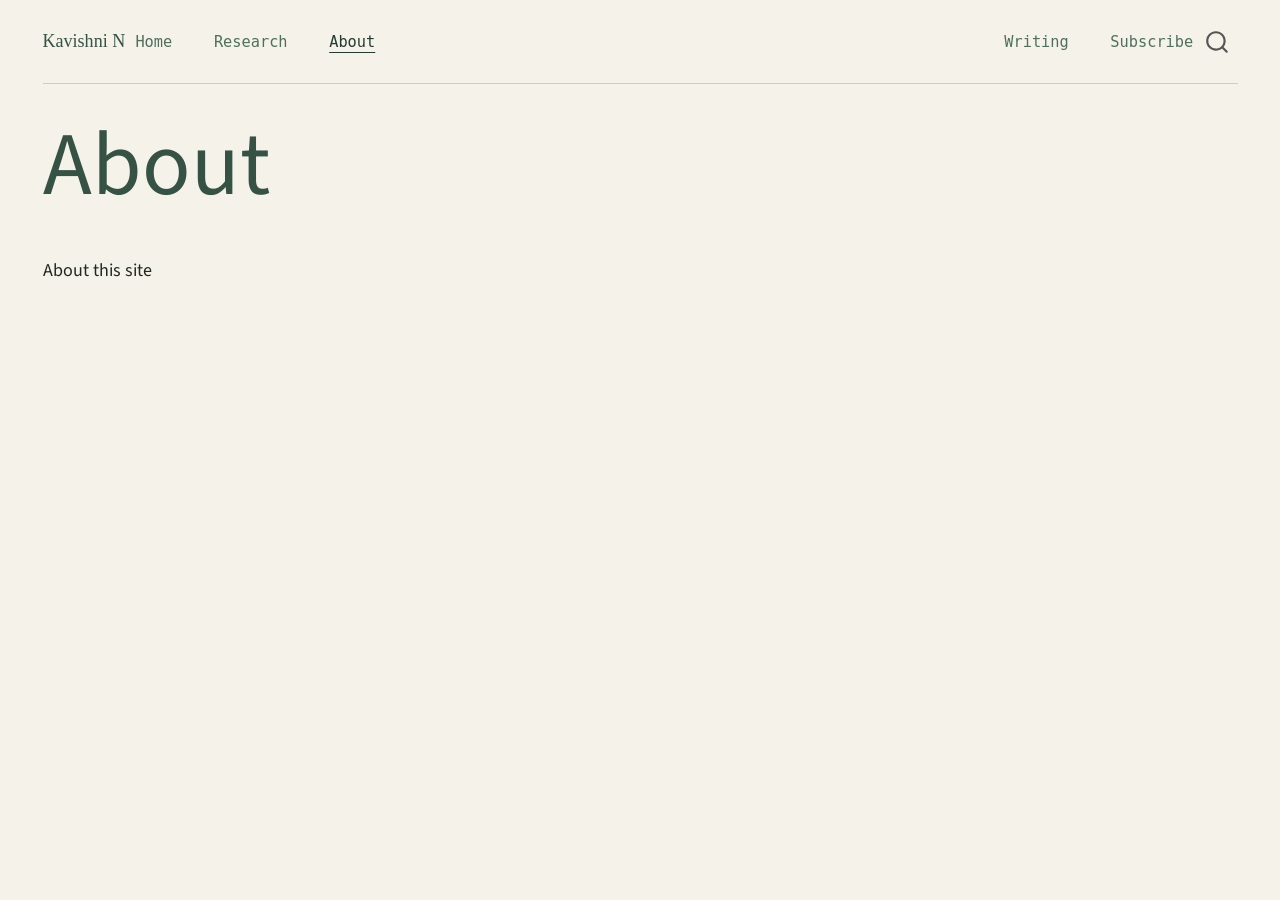
<file: about.html>
<!DOCTYPE html>
<html xmlns="http://www.w3.org/1999/xhtml" lang="en" xml:lang="en"><head>

<meta charset="utf-8">
<meta name="generator" content="quarto-1.10.19">

<meta name="viewport" content="width=device-width, initial-scale=1.0, user-scalable=yes">


<title>About – Kavishni N</title>
<style>
/* Default styles provided by pandoc.
** See https://pandoc.org/MANUAL.html#variables-for-html for config info.
*/
span.smallcaps{font-variant: small-caps;}
div.columns{display: flex; gap: 1.5em;}
div.column{flex: auto;}
@media screen {
div.columns{gap: min(4vw, 1.5em);}
div.column{overflow-x: auto;}
}
div.hanging-indent{margin-left: 1.5em; text-indent: -1.5em;}
ul.task-list{list-style: none;}
ul.task-list li input[type="checkbox"] {
  width: 0.8em;
  margin: 0 0.8em 0.2em -1em; /* quarto-specific, see https://github.com/quarto-dev/quarto-cli/issues/4556 */ 
  vertical-align: middle;
}
</style>


<script src="site_libs/quarto-nav/quarto-nav.js"></script>
<script src="site_libs/quarto-nav/headroom.min.js"></script>
<script src="site_libs/clipboard/clipboard.min.js"></script>
<script src="site_libs/quarto-search/autocomplete.umd.js"></script>
<script src="site_libs/quarto-search/fuse.min.js"></script>
<script src="site_libs/quarto-search/quarto-search.js"></script>
<meta name="quarto:offset" content="./">
<script src="site_libs/quarto-html/quarto.js" type="module"></script>
<script src="site_libs/quarto-html/tabsets/tabsets.js" type="module"></script>
<script src="site_libs/quarto-html/popper.min.js"></script>
<script src="site_libs/quarto-html/tippy.umd.min.js"></script>
<script src="site_libs/quarto-html/anchor.min.js"></script>
<link href="site_libs/quarto-html/tippy.css" rel="stylesheet">
<link href="site_libs/quarto-html/quarto-syntax-highlighting-bf27225e3a48a9273f3daa8f8e829971.css" rel="stylesheet" id="quarto-text-highlighting-styles">
<script src="site_libs/bootstrap/bootstrap.min.js"></script>
<link href="site_libs/bootstrap/bootstrap-icons.css" rel="stylesheet">
<link href="site_libs/bootstrap/bootstrap-445b8638c3d06994fee0907d791121c4.min.css" rel="stylesheet" append-hash="true" id="quarto-bootstrap" data-mode="light">
<script id="quarto-search-options" type="application/json">{
  "location": "navbar",
  "copy-button": false,
  "collapse-after": 3,
  "panel-placement": "end",
  "type": "overlay",
  "limit": 50,
  "keyboard-shortcut": [
    "f",
    "/",
    "s"
  ],
  "show-item-context": false,
  "language": {
    "search-no-results-text": "No results",
    "search-matching-documents-text": "matching documents",
    "search-copy-link-title": "Copy link to search",
    "search-hide-matches-text": "Hide additional matches",
    "search-more-match-text": "more match in this document",
    "search-more-matches-text": "more matches in this document",
    "search-clear-button-title": "Clear",
    "search-text-placeholder": "",
    "search-detached-cancel-button-title": "Cancel",
    "search-submit-button-title": "Submit",
    "search-label": "Search"
  }
}</script>


<link rel="stylesheet" href="styles.css">
</head>

<body class="nav-fixed quarto-light">

<div id="quarto-search-results"></div>
  <header id="quarto-header" class="headroom fixed-top">
    <nav class="navbar navbar-expand-lg " data-bs-theme="dark">
      <div class="navbar-container container-fluid">
      <div class="navbar-brand-container mx-auto">
    <a class="navbar-brand" href="./index.html">
    <span class="navbar-title">Kavishni N</span>
    </a>
  </div>
            <div id="quarto-search" class="" title="Search"></div>
          <button class="navbar-toggler" type="button" data-bs-toggle="collapse" data-bs-target="#navbarCollapse" aria-controls="navbarCollapse" role="menu" aria-expanded="false" aria-label="Toggle navigation" onclick="if (window.quartoToggleHeadroom) { window.quartoToggleHeadroom(); }">
  <span class="navbar-toggler-icon"></span>
</button>
          <div class="collapse navbar-collapse" id="navbarCollapse">
            <ul class="navbar-nav navbar-nav-scroll me-auto">
  <li class="nav-item">
    <a class="nav-link" href="./index.html"> 
<span class="menu-text">Home</span></a>
  </li>  
  <li class="nav-item">
    <a class="nav-link" href="./research.html"> 
<span class="menu-text">Research</span></a>
  </li>  
  <li class="nav-item">
    <a class="nav-link active" href="./about.html" aria-current="page"> 
<span class="menu-text">About</span></a>
  </li>  
</ul>
            <ul class="navbar-nav navbar-nav-scroll ms-auto">
  <li class="nav-item">
    <a class="nav-link" href="https://kavishni.substack.com/"> 
<span class="menu-text">Writing</span></a>
  </li>  
  <li class="nav-item">
    <a class="nav-link" href="https://kavishni.substack.com/subscribe"> 
<span class="menu-text">Subscribe</span></a>
  </li>  
</ul>
          </div> <!-- /navcollapse -->
            <div class="quarto-navbar-tools">
</div>
      </div> <!-- /container-fluid -->
    </nav>
</header>
<!-- content -->
<div id="quarto-content" class="quarto-container page-columns page-rows-contents page-layout-article page-navbar">
<!-- sidebar -->
<!-- margin-sidebar -->
    <div id="quarto-margin-sidebar" class="sidebar margin-sidebar zindex-bottom">
        
    </div>
<!-- main -->
<main class="content" id="quarto-document-content">

<header id="title-block-header" class="quarto-title-block default">
<div class="quarto-title">
<h1 class="title">About</h1>
</div>



<div class="quarto-title-meta">

    
  
    
  </div>
  


</header>


<p>About this site</p>



</main> <!-- /main -->
<script id="quarto-html-after-body" type="application/javascript">
  window.document.addEventListener("DOMContentLoaded", function (event) {
    const icon = "";
    const anchorJS = new window.AnchorJS();
    anchorJS.options = {
      placement: 'right',
      icon: icon
    };
    anchorJS.add('.anchored');
    const isCodeAnnotation = (el) => {
      for (const clz of el.classList) {
        if (clz.startsWith('code-annotation-')) {                     
          return true;
        }
      }
      return false;
    }
    const onCopySuccess = function(e) {
      // button target
      const button = e.trigger;
      // don't keep focus
      button.blur();
      // flash "checked"
      button.classList.add('code-copy-button-checked');
      var currentTitle = button.getAttribute("title");
      button.setAttribute("title", "Copied!");
      let tooltip;
      if (window.bootstrap) {
        button.setAttribute("data-bs-toggle", "tooltip");
        button.setAttribute("data-bs-placement", "left");
        button.setAttribute("data-bs-title", "Copied!");
        tooltip = new bootstrap.Tooltip(button, 
          { trigger: "manual", 
            customClass: "code-copy-button-tooltip",
            offset: [0, -8]});
        tooltip.show();    
      }
      setTimeout(function() {
        if (tooltip) {
          tooltip.hide();
          button.removeAttribute("data-bs-title");
          button.removeAttribute("data-bs-toggle");
          button.removeAttribute("data-bs-placement");
        }
        button.setAttribute("title", currentTitle);
        button.classList.remove('code-copy-button-checked');
      }, 1000);
      // clear code selection
      e.clearSelection();
    }
    const getTextToCopy = function(trigger) {
      const outerScaffold = trigger.parentElement.cloneNode(true);
      const codeEl = outerScaffold.querySelector('code');
      for (const childEl of codeEl.children) {
        if (isCodeAnnotation(childEl)) {
          childEl.remove();
        }
      }
      return codeEl.innerText;
    }
    const clipboard = new window.ClipboardJS('.code-copy-button:not([data-in-quarto-modal])', {
      text: getTextToCopy
    });
    clipboard.on('success', onCopySuccess);
    if (window.document.getElementById('quarto-embedded-source-code-modal')) {
      const clipboardModal = new window.ClipboardJS('.code-copy-button[data-in-quarto-modal]', {
        text: getTextToCopy,
        container: window.document.getElementById('quarto-embedded-source-code-modal')
      });
      clipboardModal.on('success', onCopySuccess);
    }
      var localhostRegex = new RegExp(/^(?:http|https):\/\/localhost\:?[0-9]*\//);
      var mailtoRegex = new RegExp(/^mailto:/);
        var filterRegex = new RegExp('/' + window.location.host + '/');
      var isInternal = (href) => {
          return filterRegex.test(href) || localhostRegex.test(href) || mailtoRegex.test(href);
      }
      // Inspect non-navigation links and adorn them if external
     var links = window.document.querySelectorAll('a[href]:not(.nav-link):not(.navbar-brand):not(.toc-action):not(.sidebar-link):not(.sidebar-item-toggle):not(.pagination-link):not(.no-external):not([aria-hidden]):not(.dropdown-item):not(.quarto-navigation-tool):not(.about-link)');
      for (var i=0; i<links.length; i++) {
        const link = links[i];
        if (!isInternal(link.href)) {
          // undo the damage that might have been done by quarto-nav.js in the case of
          // links that we want to consider external
          if (link.dataset.originalHref !== undefined) {
            link.href = link.dataset.originalHref;
          }
        }
      }
    function tippyHover(el, contentFn, onTriggerFn, onUntriggerFn) {
      const config = {
        allowHTML: true,
        maxWidth: 500,
        delay: 100,
        arrow: false,
        appendTo: function(el) {
            return el.parentElement;
        },
        interactive: true,
        interactiveBorder: 10,
        theme: 'quarto',
        placement: 'bottom-start',
      };
      if (contentFn) {
        config.content = contentFn;
      }
      if (onTriggerFn) {
        config.onTrigger = onTriggerFn;
      }
      if (onUntriggerFn) {
        config.onUntrigger = onUntriggerFn;
      }
      window.tippy(el, config); 
    }
    const noterefs = window.document.querySelectorAll('a[role="doc-noteref"]');
    for (var i=0; i<noterefs.length; i++) {
      const ref = noterefs[i];
      tippyHover(ref, function() {
        // use id or data attribute instead here
        let href = ref.getAttribute('data-footnote-href') || ref.getAttribute('href');
        try { href = new URL(href).hash; } catch {}
        const id = href.replace(/^#\/?/, "");
        const note = window.document.getElementById(id);
        if (note) {
          return note.innerHTML;
        } else {
          return "";
        }
      });
    }
    const xrefs = window.document.querySelectorAll('a.quarto-xref');
    const processXRef = (id, note) => {
      // Strip column container classes
      const stripColumnClz = (el) => {
        el.classList.remove("page-full", "page-columns");
        if (el.children) {
          for (const child of el.children) {
            stripColumnClz(child);
          }
        }
      }
      stripColumnClz(note)
      if (id === null || id.startsWith('sec-')) {
        // Special case sections, only their first couple elements
        const container = document.createElement("div");
        if (note.children && note.children.length > 2) {
          container.appendChild(note.children[0].cloneNode(true));
          for (let i = 1; i < note.children.length; i++) {
            const child = note.children[i];
            if (child.tagName === "P" && child.innerText === "") {
              continue;
            } else {
              container.appendChild(child.cloneNode(true));
              break;
            }
          }
          if (window.Quarto?.typesetMath) {
            window.Quarto.typesetMath(container);
          }
          return container.innerHTML
        } else {
          if (window.Quarto?.typesetMath) {
            window.Quarto.typesetMath(note);
          }
          return note.innerHTML;
        }
      } else {
        // Remove any anchor links if they are present
        const anchorLink = note.querySelector('a.anchorjs-link');
        if (anchorLink) {
          anchorLink.remove();
        }
        if (window.Quarto?.typesetMath) {
          window.Quarto.typesetMath(note);
        }
        if (note.classList.contains("callout")) {
          return note.outerHTML;
        } else {
          return note.innerHTML;
        }
      }
    }
    for (var i=0; i<xrefs.length; i++) {
      const xref = xrefs[i];
      tippyHover(xref, undefined, function(instance) {
        instance.disable();
        let url = xref.getAttribute('href');
        let hash = undefined; 
        if (url.startsWith('#')) {
          hash = url;
        } else {
          try { hash = new URL(url).hash; } catch {}
        }
        if (hash) {
          const id = hash.replace(/^#\/?/, "");
          const note = window.document.getElementById(id);
          if (note !== null) {
            try {
              const html = processXRef(id, note.cloneNode(true));
              instance.setContent(html);
            } finally {
              instance.enable();
              instance.show();
            }
          } else {
            // See if we can fetch this
            fetch(url.split('#')[0])
            .then(res => res.text())
            .then(html => {
              const parser = new DOMParser();
              const htmlDoc = parser.parseFromString(html, "text/html");
              const note = htmlDoc.getElementById(id);
              if (note !== null) {
                const html = processXRef(id, note);
                instance.setContent(html);
              } 
            }).finally(() => {
              instance.enable();
              instance.show();
            });
          }
        } else {
          // See if we can fetch a full url (with no hash to target)
          // This is a special case and we should probably do some content thinning / targeting
          fetch(url)
          .then(res => res.text())
          .then(html => {
            const parser = new DOMParser();
            const htmlDoc = parser.parseFromString(html, "text/html");
            const note = htmlDoc.querySelector('main.content');
            if (note !== null) {
              // This should only happen for chapter cross references
              // (since there is no id in the URL)
              // remove the first header
              if (note.children.length > 0 && note.children[0].tagName === "HEADER") {
                note.children[0].remove();
              }
              const html = processXRef(null, note);
              instance.setContent(html);
            } 
          }).finally(() => {
            instance.enable();
            instance.show();
          });
        }
      }, function(instance) {
      });
    }
        let selectedAnnoteEl;
        const selectorForAnnotation = ( cell, annotation) => {
          let cellAttr = 'data-code-cell="' + cell + '"';
          let lineAttr = 'data-code-annotation="' +  annotation + '"';
          const selector = 'span[' + cellAttr + '][' + lineAttr + ']';
          return selector;
        }
        const selectCodeLines = (annoteEl) => {
          const doc = window.document;
          const targetCell = annoteEl.getAttribute("data-target-cell");
          const targetAnnotation = annoteEl.getAttribute("data-target-annotation");
          const annoteSpan = window.document.querySelector(selectorForAnnotation(targetCell, targetAnnotation));
          const lines = annoteSpan.getAttribute("data-code-lines").split(",");
          const lineIds = lines.map((line) => {
            return targetCell + "-" + line;
          })
          let top = null;
          let height = null;
          let parent = null;
          if (lineIds.length > 0) {
              //compute the position of the single el (top and bottom and make a div)
              const el = window.document.getElementById(lineIds[0]);
              top = el.offsetTop;
              height = el.offsetHeight;
              parent = el.parentElement.parentElement;
            if (lineIds.length > 1) {
              const lastEl = window.document.getElementById(lineIds[lineIds.length - 1]);
              const bottom = lastEl.offsetTop + lastEl.offsetHeight;
              height = bottom - top;
            }
            if (top !== null && height !== null && parent !== null) {
              // cook up a div (if necessary) and position it 
              let div = window.document.getElementById("code-annotation-line-highlight");
              if (div === null) {
                div = window.document.createElement("div");
                div.setAttribute("id", "code-annotation-line-highlight");
                div.style.position = 'absolute';
                parent.appendChild(div);
              }
              div.style.top = top - 2 + "px";
              div.style.height = height + 4 + "px";
              div.style.left = 0;
              let gutterDiv = window.document.getElementById("code-annotation-line-highlight-gutter");
              if (gutterDiv === null) {
                gutterDiv = window.document.createElement("div");
                gutterDiv.setAttribute("id", "code-annotation-line-highlight-gutter");
                gutterDiv.style.position = 'absolute';
                const codeCell = window.document.getElementById(targetCell);
                const gutter = codeCell.querySelector('.code-annotation-gutter');
                gutter.appendChild(gutterDiv);
              }
              gutterDiv.style.top = top - 2 + "px";
              gutterDiv.style.height = height + 4 + "px";
            }
            selectedAnnoteEl = annoteEl;
          }
        };
        const unselectCodeLines = () => {
          const elementsIds = ["code-annotation-line-highlight", "code-annotation-line-highlight-gutter"];
          elementsIds.forEach((elId) => {
            const div = window.document.getElementById(elId);
            if (div) {
              div.remove();
            }
          });
          selectedAnnoteEl = undefined;
        };
          // Handle positioning of the toggle
      window.addEventListener(
        "resize",
        throttle(() => {
          elRect = undefined;
          if (selectedAnnoteEl) {
            selectCodeLines(selectedAnnoteEl);
          }
        }, 10)
      );
      function throttle(fn, ms) {
      let throttle = false;
      let timer;
        return (...args) => {
          if(!throttle) { // first call gets through
              fn.apply(this, args);
              throttle = true;
          } else { // all the others get throttled
              if(timer) clearTimeout(timer); // cancel #2
              timer = setTimeout(() => {
                fn.apply(this, args);
                timer = throttle = false;
              }, ms);
          }
        };
      }
        // Attach click handler to the DT
        const annoteDls = window.document.querySelectorAll('dt[data-target-cell]');
        for (const annoteDlNode of annoteDls) {
          annoteDlNode.addEventListener('click', (event) => {
            const clickedEl = event.target;
            if (clickedEl !== selectedAnnoteEl) {
              unselectCodeLines();
              const activeEl = window.document.querySelector('dt[data-target-cell].code-annotation-active');
              if (activeEl) {
                activeEl.classList.remove('code-annotation-active');
              }
              selectCodeLines(clickedEl);
              clickedEl.classList.add('code-annotation-active');
            } else {
              // Unselect the line
              unselectCodeLines();
              clickedEl.classList.remove('code-annotation-active');
            }
          });
        }
    const findCites = (el) => {
      const parentEl = el.parentElement;
      if (parentEl) {
        const cites = parentEl.dataset.cites;
        if (cites) {
          return {
            el,
            cites: cites.split(' ')
          };
        } else {
          return findCites(el.parentElement)
        }
      } else {
        return undefined;
      }
    };
    var bibliorefs = window.document.querySelectorAll('a[role="doc-biblioref"]');
    for (var i=0; i<bibliorefs.length; i++) {
      const ref = bibliorefs[i];
      const citeInfo = findCites(ref);
      if (citeInfo) {
        tippyHover(citeInfo.el, function() {
          var popup = window.document.createElement('div');
          citeInfo.cites.forEach(function(cite) {
            var citeDiv = window.document.createElement('div');
            citeDiv.classList.add('hanging-indent');
            citeDiv.classList.add('csl-entry');
            var biblioDiv = window.document.getElementById('ref-' + cite);
            if (biblioDiv) {
              citeDiv.innerHTML = biblioDiv.innerHTML;
            }
            popup.appendChild(citeDiv);
          });
          return popup.innerHTML;
        });
      }
    }
  });
  </script>
</div> <!-- /content -->




</body></html>
</file>
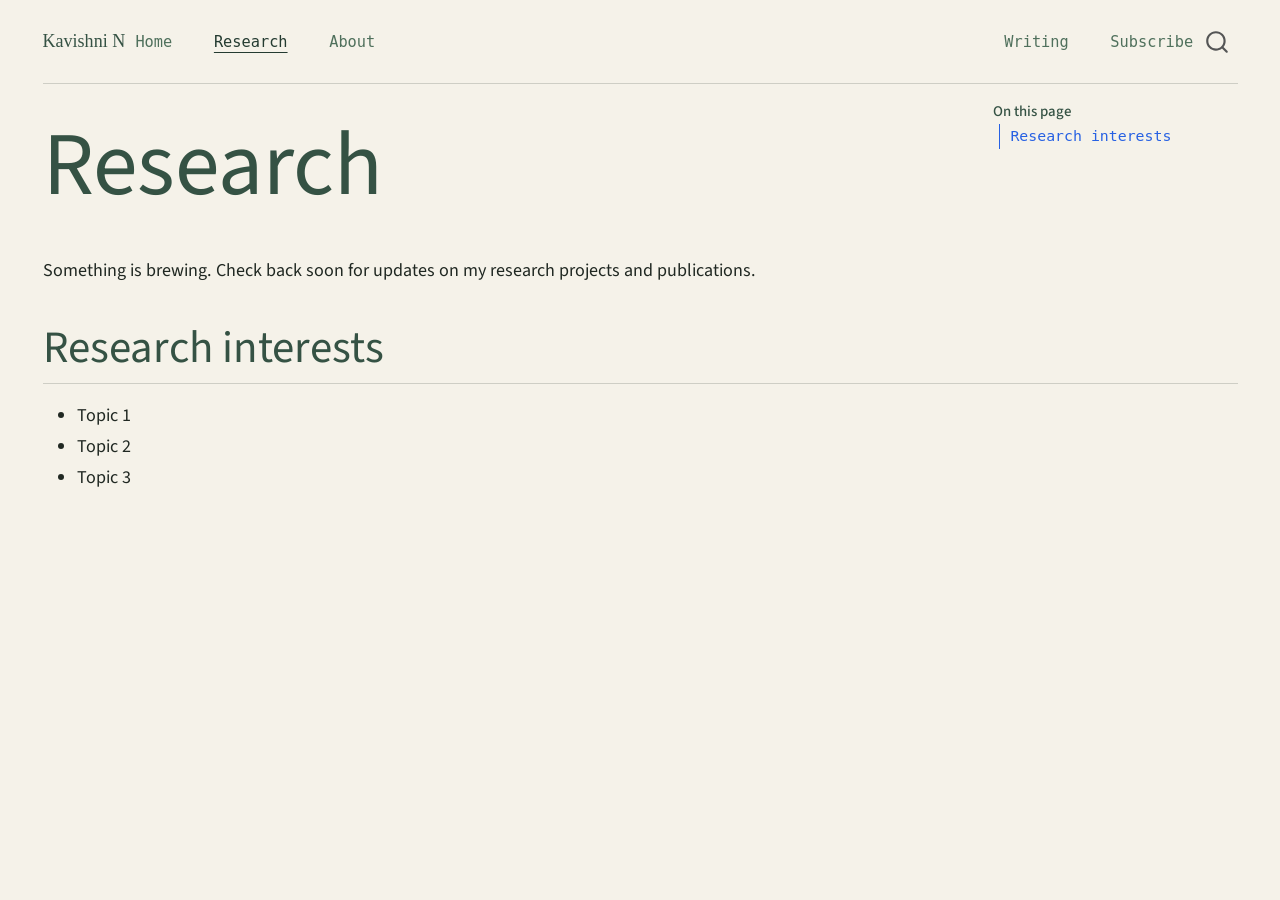
<file: research.html>
<!DOCTYPE html>
<html xmlns="http://www.w3.org/1999/xhtml" lang="en" xml:lang="en"><head>

<meta charset="utf-8">
<meta name="generator" content="quarto-1.10.19">

<meta name="viewport" content="width=device-width, initial-scale=1.0, user-scalable=yes">


<title>Research – Kavishni N</title>
<style>
/* Default styles provided by pandoc.
** See https://pandoc.org/MANUAL.html#variables-for-html for config info.
*/
span.smallcaps{font-variant: small-caps;}
div.columns{display: flex; gap: 1.5em;}
div.column{flex: auto;}
@media screen {
div.columns{gap: min(4vw, 1.5em);}
div.column{overflow-x: auto;}
}
div.hanging-indent{margin-left: 1.5em; text-indent: -1.5em;}
ul.task-list{list-style: none;}
ul.task-list li input[type="checkbox"] {
  width: 0.8em;
  margin: 0 0.8em 0.2em -1em; /* quarto-specific, see https://github.com/quarto-dev/quarto-cli/issues/4556 */ 
  vertical-align: middle;
}
</style>


<script src="site_libs/quarto-nav/quarto-nav.js"></script>
<script src="site_libs/quarto-nav/headroom.min.js"></script>
<script src="site_libs/clipboard/clipboard.min.js"></script>
<script src="site_libs/quarto-search/autocomplete.umd.js"></script>
<script src="site_libs/quarto-search/fuse.min.js"></script>
<script src="site_libs/quarto-search/quarto-search.js"></script>
<meta name="quarto:offset" content="./">
<script src="site_libs/quarto-html/quarto.js" type="module"></script>
<script src="site_libs/quarto-html/tabsets/tabsets.js" type="module"></script>
<script src="site_libs/quarto-html/popper.min.js"></script>
<script src="site_libs/quarto-html/tippy.umd.min.js"></script>
<script src="site_libs/quarto-html/anchor.min.js"></script>
<link href="site_libs/quarto-html/tippy.css" rel="stylesheet">
<link href="site_libs/quarto-html/quarto-syntax-highlighting-bf27225e3a48a9273f3daa8f8e829971.css" rel="stylesheet" id="quarto-text-highlighting-styles">
<script src="site_libs/bootstrap/bootstrap.min.js"></script>
<link href="site_libs/bootstrap/bootstrap-icons.css" rel="stylesheet">
<link href="site_libs/bootstrap/bootstrap-445b8638c3d06994fee0907d791121c4.min.css" rel="stylesheet" append-hash="true" id="quarto-bootstrap" data-mode="light">
<script id="quarto-search-options" type="application/json">{
  "location": "navbar",
  "copy-button": false,
  "collapse-after": 3,
  "panel-placement": "end",
  "type": "overlay",
  "limit": 50,
  "keyboard-shortcut": [
    "f",
    "/",
    "s"
  ],
  "show-item-context": false,
  "language": {
    "search-no-results-text": "No results",
    "search-matching-documents-text": "matching documents",
    "search-copy-link-title": "Copy link to search",
    "search-hide-matches-text": "Hide additional matches",
    "search-more-match-text": "more match in this document",
    "search-more-matches-text": "more matches in this document",
    "search-clear-button-title": "Clear",
    "search-text-placeholder": "",
    "search-detached-cancel-button-title": "Cancel",
    "search-submit-button-title": "Submit",
    "search-label": "Search"
  }
}</script>


<link rel="stylesheet" href="styles.css">
</head>

<body class="nav-fixed quarto-light">

<div id="quarto-search-results"></div>
  <header id="quarto-header" class="headroom fixed-top">
    <nav class="navbar navbar-expand-lg " data-bs-theme="dark">
      <div class="navbar-container container-fluid">
      <div class="navbar-brand-container mx-auto">
    <a class="navbar-brand" href="./index.html">
    <span class="navbar-title">Kavishni N</span>
    </a>
  </div>
            <div id="quarto-search" class="" title="Search"></div>
          <button class="navbar-toggler" type="button" data-bs-toggle="collapse" data-bs-target="#navbarCollapse" aria-controls="navbarCollapse" role="menu" aria-expanded="false" aria-label="Toggle navigation" onclick="if (window.quartoToggleHeadroom) { window.quartoToggleHeadroom(); }">
  <span class="navbar-toggler-icon"></span>
</button>
          <div class="collapse navbar-collapse" id="navbarCollapse">
            <ul class="navbar-nav navbar-nav-scroll me-auto">
  <li class="nav-item">
    <a class="nav-link" href="./index.html"> 
<span class="menu-text">Home</span></a>
  </li>  
  <li class="nav-item">
    <a class="nav-link active" href="./research.html" aria-current="page"> 
<span class="menu-text">Research</span></a>
  </li>  
  <li class="nav-item">
    <a class="nav-link" href="./about.html"> 
<span class="menu-text">About</span></a>
  </li>  
</ul>
            <ul class="navbar-nav navbar-nav-scroll ms-auto">
  <li class="nav-item">
    <a class="nav-link" href="https://kavishni.substack.com/"> 
<span class="menu-text">Writing</span></a>
  </li>  
  <li class="nav-item">
    <a class="nav-link" href="https://kavishni.substack.com/subscribe"> 
<span class="menu-text">Subscribe</span></a>
  </li>  
</ul>
          </div> <!-- /navcollapse -->
            <div class="quarto-navbar-tools">
</div>
      </div> <!-- /container-fluid -->
    </nav>
</header>
<!-- content -->
<div id="quarto-content" class="quarto-container page-columns page-rows-contents page-layout-article page-navbar">
<!-- sidebar -->
<!-- margin-sidebar -->
    <div id="quarto-margin-sidebar" class="sidebar margin-sidebar">
        <nav id="TOC" role="doc-toc" class="toc-active">
    <h2 id="toc-title">On this page</h2>
   
  <ul>
  <li><a href="#research-interests" id="toc-research-interests" class="nav-link active" data-scroll-target="#research-interests">Research interests</a></li>
  </ul>
</nav>
    </div>
<!-- main -->
<main class="content" id="quarto-document-content">

<header id="title-block-header" class="quarto-title-block default">
<div class="quarto-title">
<h1 class="title">Research</h1>
</div>



<div class="quarto-title-meta">

    
  
    
  </div>
  


</header>


<p>Something is brewing. Check back soon for updates on my research projects and publications.</p>
<section id="research-interests" class="level2">
<h2 class="anchored" data-anchor-id="research-interests">Research interests</h2>
<ul>
<li>Topic 1</li>
<li>Topic 2</li>
<li>Topic 3</li>
</ul>


</section>

</main> <!-- /main -->
<script id="quarto-html-after-body" type="application/javascript">
  window.document.addEventListener("DOMContentLoaded", function (event) {
    const icon = "";
    const anchorJS = new window.AnchorJS();
    anchorJS.options = {
      placement: 'right',
      icon: icon
    };
    anchorJS.add('.anchored');
    const isCodeAnnotation = (el) => {
      for (const clz of el.classList) {
        if (clz.startsWith('code-annotation-')) {                     
          return true;
        }
      }
      return false;
    }
    const onCopySuccess = function(e) {
      // button target
      const button = e.trigger;
      // don't keep focus
      button.blur();
      // flash "checked"
      button.classList.add('code-copy-button-checked');
      var currentTitle = button.getAttribute("title");
      button.setAttribute("title", "Copied!");
      let tooltip;
      if (window.bootstrap) {
        button.setAttribute("data-bs-toggle", "tooltip");
        button.setAttribute("data-bs-placement", "left");
        button.setAttribute("data-bs-title", "Copied!");
        tooltip = new bootstrap.Tooltip(button, 
          { trigger: "manual", 
            customClass: "code-copy-button-tooltip",
            offset: [0, -8]});
        tooltip.show();    
      }
      setTimeout(function() {
        if (tooltip) {
          tooltip.hide();
          button.removeAttribute("data-bs-title");
          button.removeAttribute("data-bs-toggle");
          button.removeAttribute("data-bs-placement");
        }
        button.setAttribute("title", currentTitle);
        button.classList.remove('code-copy-button-checked');
      }, 1000);
      // clear code selection
      e.clearSelection();
    }
    const getTextToCopy = function(trigger) {
      const outerScaffold = trigger.parentElement.cloneNode(true);
      const codeEl = outerScaffold.querySelector('code');
      for (const childEl of codeEl.children) {
        if (isCodeAnnotation(childEl)) {
          childEl.remove();
        }
      }
      return codeEl.innerText;
    }
    const clipboard = new window.ClipboardJS('.code-copy-button:not([data-in-quarto-modal])', {
      text: getTextToCopy
    });
    clipboard.on('success', onCopySuccess);
    if (window.document.getElementById('quarto-embedded-source-code-modal')) {
      const clipboardModal = new window.ClipboardJS('.code-copy-button[data-in-quarto-modal]', {
        text: getTextToCopy,
        container: window.document.getElementById('quarto-embedded-source-code-modal')
      });
      clipboardModal.on('success', onCopySuccess);
    }
      var localhostRegex = new RegExp(/^(?:http|https):\/\/localhost\:?[0-9]*\//);
      var mailtoRegex = new RegExp(/^mailto:/);
        var filterRegex = new RegExp('/' + window.location.host + '/');
      var isInternal = (href) => {
          return filterRegex.test(href) || localhostRegex.test(href) || mailtoRegex.test(href);
      }
      // Inspect non-navigation links and adorn them if external
     var links = window.document.querySelectorAll('a[href]:not(.nav-link):not(.navbar-brand):not(.toc-action):not(.sidebar-link):not(.sidebar-item-toggle):not(.pagination-link):not(.no-external):not([aria-hidden]):not(.dropdown-item):not(.quarto-navigation-tool):not(.about-link)');
      for (var i=0; i<links.length; i++) {
        const link = links[i];
        if (!isInternal(link.href)) {
          // undo the damage that might have been done by quarto-nav.js in the case of
          // links that we want to consider external
          if (link.dataset.originalHref !== undefined) {
            link.href = link.dataset.originalHref;
          }
        }
      }
    function tippyHover(el, contentFn, onTriggerFn, onUntriggerFn) {
      const config = {
        allowHTML: true,
        maxWidth: 500,
        delay: 100,
        arrow: false,
        appendTo: function(el) {
            return el.parentElement;
        },
        interactive: true,
        interactiveBorder: 10,
        theme: 'quarto',
        placement: 'bottom-start',
      };
      if (contentFn) {
        config.content = contentFn;
      }
      if (onTriggerFn) {
        config.onTrigger = onTriggerFn;
      }
      if (onUntriggerFn) {
        config.onUntrigger = onUntriggerFn;
      }
      window.tippy(el, config); 
    }
    const noterefs = window.document.querySelectorAll('a[role="doc-noteref"]');
    for (var i=0; i<noterefs.length; i++) {
      const ref = noterefs[i];
      tippyHover(ref, function() {
        // use id or data attribute instead here
        let href = ref.getAttribute('data-footnote-href') || ref.getAttribute('href');
        try { href = new URL(href).hash; } catch {}
        const id = href.replace(/^#\/?/, "");
        const note = window.document.getElementById(id);
        if (note) {
          return note.innerHTML;
        } else {
          return "";
        }
      });
    }
    const xrefs = window.document.querySelectorAll('a.quarto-xref');
    const processXRef = (id, note) => {
      // Strip column container classes
      const stripColumnClz = (el) => {
        el.classList.remove("page-full", "page-columns");
        if (el.children) {
          for (const child of el.children) {
            stripColumnClz(child);
          }
        }
      }
      stripColumnClz(note)
      if (id === null || id.startsWith('sec-')) {
        // Special case sections, only their first couple elements
        const container = document.createElement("div");
        if (note.children && note.children.length > 2) {
          container.appendChild(note.children[0].cloneNode(true));
          for (let i = 1; i < note.children.length; i++) {
            const child = note.children[i];
            if (child.tagName === "P" && child.innerText === "") {
              continue;
            } else {
              container.appendChild(child.cloneNode(true));
              break;
            }
          }
          if (window.Quarto?.typesetMath) {
            window.Quarto.typesetMath(container);
          }
          return container.innerHTML
        } else {
          if (window.Quarto?.typesetMath) {
            window.Quarto.typesetMath(note);
          }
          return note.innerHTML;
        }
      } else {
        // Remove any anchor links if they are present
        const anchorLink = note.querySelector('a.anchorjs-link');
        if (anchorLink) {
          anchorLink.remove();
        }
        if (window.Quarto?.typesetMath) {
          window.Quarto.typesetMath(note);
        }
        if (note.classList.contains("callout")) {
          return note.outerHTML;
        } else {
          return note.innerHTML;
        }
      }
    }
    for (var i=0; i<xrefs.length; i++) {
      const xref = xrefs[i];
      tippyHover(xref, undefined, function(instance) {
        instance.disable();
        let url = xref.getAttribute('href');
        let hash = undefined; 
        if (url.startsWith('#')) {
          hash = url;
        } else {
          try { hash = new URL(url).hash; } catch {}
        }
        if (hash) {
          const id = hash.replace(/^#\/?/, "");
          const note = window.document.getElementById(id);
          if (note !== null) {
            try {
              const html = processXRef(id, note.cloneNode(true));
              instance.setContent(html);
            } finally {
              instance.enable();
              instance.show();
            }
          } else {
            // See if we can fetch this
            fetch(url.split('#')[0])
            .then(res => res.text())
            .then(html => {
              const parser = new DOMParser();
              const htmlDoc = parser.parseFromString(html, "text/html");
              const note = htmlDoc.getElementById(id);
              if (note !== null) {
                const html = processXRef(id, note);
                instance.setContent(html);
              } 
            }).finally(() => {
              instance.enable();
              instance.show();
            });
          }
        } else {
          // See if we can fetch a full url (with no hash to target)
          // This is a special case and we should probably do some content thinning / targeting
          fetch(url)
          .then(res => res.text())
          .then(html => {
            const parser = new DOMParser();
            const htmlDoc = parser.parseFromString(html, "text/html");
            const note = htmlDoc.querySelector('main.content');
            if (note !== null) {
              // This should only happen for chapter cross references
              // (since there is no id in the URL)
              // remove the first header
              if (note.children.length > 0 && note.children[0].tagName === "HEADER") {
                note.children[0].remove();
              }
              const html = processXRef(null, note);
              instance.setContent(html);
            } 
          }).finally(() => {
            instance.enable();
            instance.show();
          });
        }
      }, function(instance) {
      });
    }
        let selectedAnnoteEl;
        const selectorForAnnotation = ( cell, annotation) => {
          let cellAttr = 'data-code-cell="' + cell + '"';
          let lineAttr = 'data-code-annotation="' +  annotation + '"';
          const selector = 'span[' + cellAttr + '][' + lineAttr + ']';
          return selector;
        }
        const selectCodeLines = (annoteEl) => {
          const doc = window.document;
          const targetCell = annoteEl.getAttribute("data-target-cell");
          const targetAnnotation = annoteEl.getAttribute("data-target-annotation");
          const annoteSpan = window.document.querySelector(selectorForAnnotation(targetCell, targetAnnotation));
          const lines = annoteSpan.getAttribute("data-code-lines").split(",");
          const lineIds = lines.map((line) => {
            return targetCell + "-" + line;
          })
          let top = null;
          let height = null;
          let parent = null;
          if (lineIds.length > 0) {
              //compute the position of the single el (top and bottom and make a div)
              const el = window.document.getElementById(lineIds[0]);
              top = el.offsetTop;
              height = el.offsetHeight;
              parent = el.parentElement.parentElement;
            if (lineIds.length > 1) {
              const lastEl = window.document.getElementById(lineIds[lineIds.length - 1]);
              const bottom = lastEl.offsetTop + lastEl.offsetHeight;
              height = bottom - top;
            }
            if (top !== null && height !== null && parent !== null) {
              // cook up a div (if necessary) and position it 
              let div = window.document.getElementById("code-annotation-line-highlight");
              if (div === null) {
                div = window.document.createElement("div");
                div.setAttribute("id", "code-annotation-line-highlight");
                div.style.position = 'absolute';
                parent.appendChild(div);
              }
              div.style.top = top - 2 + "px";
              div.style.height = height + 4 + "px";
              div.style.left = 0;
              let gutterDiv = window.document.getElementById("code-annotation-line-highlight-gutter");
              if (gutterDiv === null) {
                gutterDiv = window.document.createElement("div");
                gutterDiv.setAttribute("id", "code-annotation-line-highlight-gutter");
                gutterDiv.style.position = 'absolute';
                const codeCell = window.document.getElementById(targetCell);
                const gutter = codeCell.querySelector('.code-annotation-gutter');
                gutter.appendChild(gutterDiv);
              }
              gutterDiv.style.top = top - 2 + "px";
              gutterDiv.style.height = height + 4 + "px";
            }
            selectedAnnoteEl = annoteEl;
          }
        };
        const unselectCodeLines = () => {
          const elementsIds = ["code-annotation-line-highlight", "code-annotation-line-highlight-gutter"];
          elementsIds.forEach((elId) => {
            const div = window.document.getElementById(elId);
            if (div) {
              div.remove();
            }
          });
          selectedAnnoteEl = undefined;
        };
          // Handle positioning of the toggle
      window.addEventListener(
        "resize",
        throttle(() => {
          elRect = undefined;
          if (selectedAnnoteEl) {
            selectCodeLines(selectedAnnoteEl);
          }
        }, 10)
      );
      function throttle(fn, ms) {
      let throttle = false;
      let timer;
        return (...args) => {
          if(!throttle) { // first call gets through
              fn.apply(this, args);
              throttle = true;
          } else { // all the others get throttled
              if(timer) clearTimeout(timer); // cancel #2
              timer = setTimeout(() => {
                fn.apply(this, args);
                timer = throttle = false;
              }, ms);
          }
        };
      }
        // Attach click handler to the DT
        const annoteDls = window.document.querySelectorAll('dt[data-target-cell]');
        for (const annoteDlNode of annoteDls) {
          annoteDlNode.addEventListener('click', (event) => {
            const clickedEl = event.target;
            if (clickedEl !== selectedAnnoteEl) {
              unselectCodeLines();
              const activeEl = window.document.querySelector('dt[data-target-cell].code-annotation-active');
              if (activeEl) {
                activeEl.classList.remove('code-annotation-active');
              }
              selectCodeLines(clickedEl);
              clickedEl.classList.add('code-annotation-active');
            } else {
              // Unselect the line
              unselectCodeLines();
              clickedEl.classList.remove('code-annotation-active');
            }
          });
        }
    const findCites = (el) => {
      const parentEl = el.parentElement;
      if (parentEl) {
        const cites = parentEl.dataset.cites;
        if (cites) {
          return {
            el,
            cites: cites.split(' ')
          };
        } else {
          return findCites(el.parentElement)
        }
      } else {
        return undefined;
      }
    };
    var bibliorefs = window.document.querySelectorAll('a[role="doc-biblioref"]');
    for (var i=0; i<bibliorefs.length; i++) {
      const ref = bibliorefs[i];
      const citeInfo = findCites(ref);
      if (citeInfo) {
        tippyHover(citeInfo.el, function() {
          var popup = window.document.createElement('div');
          citeInfo.cites.forEach(function(cite) {
            var citeDiv = window.document.createElement('div');
            citeDiv.classList.add('hanging-indent');
            citeDiv.classList.add('csl-entry');
            var biblioDiv = window.document.getElementById('ref-' + cite);
            if (biblioDiv) {
              citeDiv.innerHTML = biblioDiv.innerHTML;
            }
            popup.appendChild(citeDiv);
          });
          return popup.innerHTML;
        });
      }
    }
  });
  </script>
</div> <!-- /content -->




</body></html>
</file>
<file: site_libs/quarto-html/tippy.css>
.tippy-box[data-animation=fade][data-state=hidden]{opacity:0}[data-tippy-root]{max-width:calc(100vw - 10px)}.tippy-box{position:relative;background-color:#333;color:#fff;border-radius:4px;font-size:14px;line-height:1.4;white-space:normal;outline:0;transition-property:transform,visibility,opacity}.tippy-box[data-placement^=top]>.tippy-arrow{bottom:0}.tippy-box[data-placement^=top]>.tippy-arrow:before{bottom:-7px;left:0;border-width:8px 8px 0;border-top-color:initial;transform-origin:center top}.tippy-box[data-placement^=bottom]>.tippy-arrow{top:0}.tippy-box[data-placement^=bottom]>.tippy-arrow:before{top:-7px;left:0;border-width:0 8px 8px;border-bottom-color:initial;transform-origin:center bottom}.tippy-box[data-placement^=left]>.tippy-arrow{right:0}.tippy-box[data-placement^=left]>.tippy-arrow:before{border-width:8px 0 8px 8px;border-left-color:initial;right:-7px;transform-origin:center left}.tippy-box[data-placement^=right]>.tippy-arrow{left:0}.tippy-box[data-placement^=right]>.tippy-arrow:before{left:-7px;border-width:8px 8px 8px 0;border-right-color:initial;transform-origin:center right}.tippy-box[data-inertia][data-state=visible]{transition-timing-function:cubic-bezier(.54,1.5,.38,1.11)}.tippy-arrow{width:16px;height:16px;color:#333}.tippy-arrow:before{content:"";position:absolute;border-color:transparent;border-style:solid}.tippy-content{position:relative;padding:5px 9px;z-index:1}
</file>
<file: site_libs/quarto-html/quarto-syntax-highlighting-bf27225e3a48a9273f3daa8f8e829971.css>
/* quarto syntax highlight colors */
:root {
  --quarto-hl-ot-color: #003B4F;
  --quarto-hl-at-color: #657422;
  --quarto-hl-ss-color: #20794D;
  --quarto-hl-an-color: #5E5E5E;
  --quarto-hl-fu-color: #4758AB;
  --quarto-hl-st-color: #20794D;
  --quarto-hl-cf-color: #003B4F;
  --quarto-hl-op-color: #5E5E5E;
  --quarto-hl-er-color: #AD0000;
  --quarto-hl-bn-color: #AD0000;
  --quarto-hl-al-color: #AD0000;
  --quarto-hl-va-color: #111111;
  --quarto-hl-bu-color: inherit;
  --quarto-hl-ex-color: inherit;
  --quarto-hl-pp-color: #AD0000;
  --quarto-hl-in-color: #5E5E5E;
  --quarto-hl-vs-color: #20794D;
  --quarto-hl-wa-color: #5E5E5E;
  --quarto-hl-do-color: #5E5E5E;
  --quarto-hl-im-color: #00769E;
  --quarto-hl-ch-color: #20794D;
  --quarto-hl-dt-color: #AD0000;
  --quarto-hl-fl-color: #AD0000;
  --quarto-hl-co-color: #5E5E5E;
  --quarto-hl-cv-color: #5E5E5E;
  --quarto-hl-cn-color: #8f5902;
  --quarto-hl-sc-color: #5E5E5E;
  --quarto-hl-dv-color: #AD0000;
  --quarto-hl-kw-color: #003B4F;
}

/* other quarto variables */
:root {
  --quarto-font-monospace: SFMono-Regular, Menlo, Monaco, Consolas, "Liberation Mono", "Courier New", monospace;
}

/* syntax highlight based on Pandoc's rules */
pre > code.sourceCode > span {
  color: #003B4F;
}

code.sourceCode > span {
  color: #003B4F;
}

div.sourceCode,
div.sourceCode pre.sourceCode {
  color: #003B4F;
}

/* Normal */
code span {
  color: #003B4F;
}

/* Alert */
code span.al {
  color: #AD0000;
  font-style: inherit;
}

/* Annotation */
code span.an {
  color: #5E5E5E;
  font-style: inherit;
}

/* Attribute */
code span.at {
  color: #657422;
  font-style: inherit;
}

/* BaseN */
code span.bn {
  color: #AD0000;
  font-style: inherit;
}

/* BuiltIn */
code span.bu {
  font-style: inherit;
}

/* ControlFlow */
code span.cf {
  color: #003B4F;
  font-weight: bold;
  font-style: inherit;
}

/* Char */
code span.ch {
  color: #20794D;
  font-style: inherit;
}

/* Constant */
code span.cn {
  color: #8f5902;
  font-style: inherit;
}

/* Comment */
code span.co {
  color: #5E5E5E;
  font-style: inherit;
}

/* CommentVar */
code span.cv {
  color: #5E5E5E;
  font-style: italic;
}

/* Documentation */
code span.do {
  color: #5E5E5E;
  font-style: italic;
}

/* DataType */
code span.dt {
  color: #AD0000;
  font-style: inherit;
}

/* DecVal */
code span.dv {
  color: #AD0000;
  font-style: inherit;
}

/* Error */
code span.er {
  color: #AD0000;
  font-style: inherit;
}

/* Extension */
code span.ex {
  font-style: inherit;
}

/* Float */
code span.fl {
  color: #AD0000;
  font-style: inherit;
}

/* Function */
code span.fu {
  color: #4758AB;
  font-style: inherit;
}

/* Import */
code span.im {
  color: #00769E;
  font-style: inherit;
}

/* Information */
code span.in {
  color: #5E5E5E;
  font-style: inherit;
}

/* Keyword */
code span.kw {
  color: #003B4F;
  font-weight: bold;
  font-style: inherit;
}

/* Operator */
code span.op {
  color: #5E5E5E;
  font-style: inherit;
}

/* Other */
code span.ot {
  color: #003B4F;
  font-style: inherit;
}

/* Preprocessor */
code span.pp {
  color: #AD0000;
  font-style: inherit;
}

/* SpecialChar */
code span.sc {
  color: #5E5E5E;
  font-style: inherit;
}

/* SpecialString */
code span.ss {
  color: #20794D;
  font-style: inherit;
}

/* String */
code span.st {
  color: #20794D;
  font-style: inherit;
}

/* Variable */
code span.va {
  color: #111111;
  font-style: inherit;
}

/* VerbatimString */
code span.vs {
  color: #20794D;
  font-style: inherit;
}

/* Warning */
code span.wa {
  color: #5E5E5E;
  font-style: italic;
}

.prevent-inlining {
  content: "</";
}

/*# sourceMappingURL=8be38f48d34c45af72792cbd699585e7.css.map */
</file>
<file: styles.css>
/* 1. Design tokens — colours match _brand.yml. */
:root {
  --paper: #F5F2E9;
  --ivory: #FCFBF8;
  --ink: #202822;
  --forest: #355244;
  --forest-dark: #243B31;
  --link: #4F705C;
  --stone: #5F625D;
  --sage: #AEBBAA;
  --clay: #B86F52;
  --content-wide: 1200px;
  --content-reading: 720px;
  --rule: rgba(32, 40, 34, 0.18);
  --space-small: 1rem;
  --space-medium: clamp(1.5rem, 3vw, 2.5rem);
  --space-section: clamp(3rem, 6vw, 5rem);
  --space-major: clamp(4rem, 8vw, 8rem);
  --page-gutter: clamp(1rem, 4vw, 2.5rem);

  /* A compact six-step type scale. */
  --type-body: 1.0625rem;
  --type-small: 0.9rem;
  --type-display: clamp(3.3rem, 7vw, 6.25rem);
  --type-heading: clamp(1.9rem, 3.5vw, 2.8rem);
  --type-editorial: clamp(1.35rem, 2.5vw, 2rem);
  --type-detail: 0.82rem;
}

/* 2. Global typography — the brand file supplies the font families. */
html {
  scroll-behavior: smooth;
}

body {
  background: var(--paper);
  color: var(--ink);
  font-size: var(--type-body);
  line-height: 1.7;
}

h1, h2, h3, h4, h5, h6 {
  color: var(--forest);
  font-weight: 400;
  line-height: 1.15;
  overflow-wrap: break-word;
}

h1 { font-size: var(--type-display); }
h2 { font-size: var(--type-heading); }
h3 { font-size: var(--type-editorial); }
h4, h5, h6 { font-size: var(--type-body); }

main h2 {
  margin-top: var(--space-section);
  padding-bottom: 0.5rem;
  border-bottom: 1px solid var(--rule);
}

main h3 { margin-top: var(--space-medium); }
p, ul, ol { margin-bottom: var(--space-small); }

/* 3. Links and keyboard focus. Underlines make links clear without colour. */
a {
  color: var(--link);
  font-family: ui-monospace, SFMono-Regular, Menlo, Consolas, monospace;
  text-decoration: underline;
  text-underline-offset: 0.2em;
  text-decoration-thickness: 0.06em;
  transition: color 180ms ease;
}

a:hover {
  color: var(--forest-dark);
  text-decoration-thickness: 0.1em;
}

:focus-visible {
  outline: 3px solid var(--forest);
  outline-offset: 4px;
}

/* Match Quarto's more specific navigation selectors. */
.navbar a:focus-visible,
.navbar .navbar-toggler:focus-visible,
.nav-footer a:focus-visible {
  outline: 3px solid var(--forest);
  outline-offset: 4px;
  box-shadow: none;
}

/* 4. Navigation — retain Quarto's built-in accessible mobile toggle. */
#quarto-header .navbar {
  background: var(--paper);
  box-shadow: none;
  padding-block: 1rem 0;
  padding-inline: 0;
}

.navbar > .navbar-container {
  width: calc(100% - 2 * var(--page-gutter));
  max-width: var(--content-wide);
  margin-inline: auto;
  padding-inline: 0;
  padding-bottom: 1rem;
  border-bottom: 1px solid var(--rule);
}

.navbar .navbar-brand {
  color: var(--forest);
  font-family: Newsreader, Georgia, "Times New Roman", serif;
  font-size: var(--type-body);
  font-weight: 500;
  white-space: nowrap;
  margin-right: 0;
}

.navbar .navbar-title { white-space: nowrap; }

/* Remove the extra space after the final desktop navigation label. */
@media (min-width: 992px) {
  .navbar .navbar-nav .nav-item:last-child .nav-link { padding-right: 0; }
}
.navbar .nav-link {
  color: var(--link);
  font-size: var(--type-small);
  padding: 0.65rem 0;
}

.navbar .navbar-nav {
  gap: 1.25rem;
}

.navbar .nav-link .menu-text {
  position: relative;
}

.navbar .nav-link:hover,
.navbar .nav-link.active {
  color: var(--forest-dark);
  text-decoration: underline;
  text-underline-offset: 0.3em;
}

.navbar a[href*="substack"] .menu-text::after,
.navbar a[href$="cv.pdf"] .menu-text::after,
.nav-footer a[href^="http"] p::after {
  content: "↗";
  display: inline-block;
  margin-left: 0.3em;
  opacity: 0;
  transition: opacity 160ms ease;
}

.navbar a[href*="substack"] .menu-text::after,
.navbar a[href$="cv.pdf"] .menu-text::after {
  position: absolute;
  left: 100%;
  margin-left: 0.3em;
  white-space: nowrap;
}

.navbar a[href*="substack"]:hover .menu-text::after,
.navbar a[href$="cv.pdf"]:hover .menu-text::after,
.nav-footer a[href^="http"]:hover p::after {
  opacity: 1;
}

.navbar .navbar-toggler {
  color: var(--ink);
  min-width: 44px;
  min-height: 44px;
  border: 1px solid var(--rule);
  border-radius: 0;
}

/* 5. Global layout. All pages share the same wide canvas. */
main.content {
  min-width: 0;
  padding-top: var(--space-section);
  padding-bottom: var(--space-major);
}

#title-block-header { margin-bottom: var(--space-medium); }
main p, main li { overflow-wrap: break-word; }

/* Leave room for the header when following a section link. */
main section[id],
main h2[id] {
  scroll-margin-top: 7rem;
}

/* Match every page's text edges to the shared navigation container.
   Span Quarto's grid so its additional reading-column gutters do not apply. */
#quarto-content > main.content {
  grid-column: screen-start / screen-end;
  width: calc(100% - 2 * var(--page-gutter));
  max-width: var(--content-wide);
  margin-inline: auto;
  padding-inline: 0;
}

/* Available for future page layouts without changing their content now. */
.content-reading { max-width: var(--content-reading); }
.content-wide { max-width: var(--content-wide); }
.meta { color: var(--stone); font-size: var(--type-small); }
.lede { font-size: var(--type-editorial); }
hr, .section-rule {
  border: 0;
  border-top: 1px solid var(--rule);
  opacity: 1;
  margin-block: var(--space-medium);
}

/* 6. Homepage hero. */
.homepage main.content {
  padding-top: 0;
}

.hero {
  display: grid;
  grid-template-columns: minmax(0, 1fr) minmax(0, 1fr);
  gap: clamp(1.5rem, 3vw, 3rem);
  align-items: center;
  width: 100%;
  max-width: 900px;
  margin-inline: auto;
  min-height: 0;
  padding-top: 0;
  padding-bottom: var(--space-major);
}

.hero-identity,
.hero-introduction {
  min-width: 0;
}

.hero-identity {
  align-self: end;
  justify-self: start;
  padding-top: 0;
  transform: translateX(-4rem);
}

.hero-portrait {
  position: relative;
  width: 100%;
  max-width: 28rem;
  aspect-ratio: 4 / 5;
  margin: 0;
  overflow: visible;
}

.hero-portrait p {
  margin: 0;
  height: 100%;
}

.hero-portrait-image {
  display: block;
  width: 100%;
  height: 100%;
  object-fit: cover;
  object-position: center 60%;
  pointer-events: none;
  user-select: none;
  -webkit-user-drag: none;
}

.hero-portrait .hero-name {
  position: absolute;
  right: auto;
  top: 3%;
  left: -0.72em;
  z-index: 1;
  max-width: none;
  margin: 0;
  padding: 0;
  color: var(--forest);
  background: transparent;
  font-size: clamp(3rem, 6vw, 5.5rem);
  line-height: 0.9;
  letter-spacing: 0.04em;
  white-space: nowrap;
  transform: translateX(-57px);
}

.hero-dropcap {
  display: inline-block;
  font-size: 1.35em;
  line-height: 0.7;
  margin-right: -0.08em;
  letter-spacing: 0;
  transform: translateX(-12px) scale(1.18);
  transform-origin: left bottom;
  vertical-align: baseline;
}

.hero-name-rest {
  display: inline-block;
  padding: 0.08em 0.22em 0.12em;
  color: var(--forest);
  background: transparent;
  text-shadow: 0 0 0.18em rgba(245, 242, 233, 0.8);
}

.hero-introduction {
  align-self: end;
  justify-self: end;
  max-width: 30rem;
  padding-bottom: 0;
  text-align: right;
  transform: translateX(-4rem);
}

.eyebrow {
  margin-bottom: var(--space-small);
  color: var(--stone);
  font-family: ui-monospace, SFMono-Regular, Menlo, Consolas, monospace;
  font-size: var(--type-body);
  line-height: 1.4;
  letter-spacing: 0.08em;
  text-transform: uppercase;
}

.hero-name {
  max-width: 11ch;
  margin: 0;
  color: var(--forest);
  font-size: var(--type-display);
  line-height: 0.95;
  letter-spacing: -0.035em;
}

.hero-affiliation {
  margin-bottom: var(--space-medium);
  color: var(--stone);
  font-family: ui-monospace, SFMono-Regular, Menlo, Consolas, monospace;
  font-size: var(--type-small);
  letter-spacing: 0.08em;
  line-height: 1.5;
  text-transform: uppercase;
}

.hero-positioning {
  margin-bottom: 0;
  font-family: Newsreader, Georgia, "Times New Roman", serif;
  font-size: var(--type-editorial);
  line-height: 1.2;
}

/* 7. Editorial homepage sections and research lists. */
.homepage main h2 {
  margin-top: var(--space-major);
}

.section-introduction {
  max-width: var(--content-reading);
  margin-block: var(--space-medium) var(--space-section);
  font-family: Newsreader, Georgia, "Times New Roman", serif;
  font-size: var(--type-editorial);
  line-height: 1.35;
}

.hero-welcome {
  max-width: 900px;
  margin: 0.5rem auto var(--space-section);
  padding-right: 4rem;
  box-sizing: border-box;
  font-family: Newsreader, Georgia, "Times New Roman", serif;
  font-size: var(--type-body);
  line-height: 1.5;
  text-align: justify;
}

.hero-welcome a {
  color: var(--link);
  font-family: ui-monospace, SFMono-Regular, Menlo, Consolas, monospace;
  font-size: var(--type-small);
  text-decoration: none;
}

.hero-welcome a:hover {
  color: var(--forest-dark);
  text-decoration: underline;
}

.research-writing-grid {
  display: grid;
  grid-template-columns: minmax(20rem, 0.35fr) minmax(0, 0.65fr);
  gap: 2rem;
  align-items: start;
}

.research-column,
.speaking-column {
  min-width: 0;
}

.research-visual {
  position: relative;
  width: min(100%, 16rem);
  margin: 1.75rem 0 calc(var(--space-medium) + 12px);
  padding-top: 0;
}

.research-placeholder {
  margin: 1rem 0 0;
  padding: 0;
  color: var(--ink);
  font-family: Newsreader, Georgia, "Times New Roman", serif;
  font-size: var(--type-body);
  line-height: 1.2;
  text-align: left;
}

.research-visual img {
  display: block;
  width: 100%;
  height: auto;
}

.research-image-caption {
  position: absolute;
  right: 0.75rem;
  bottom: calc(var(--space-medium) + 1.75rem);
  left: 0.75rem;
  padding: 0.5rem 0.65rem;
  color: var(--ivory);
  background: rgba(32, 40, 34, 0.65);
  border: 1px solid var(--rule);
  border-radius: 0.65rem;
  box-shadow: 0 0.25rem 0.75rem rgba(32, 40, 34, 0.14);
  font-family: Newsreader, Georgia, "Times New Roman", serif;
  font-size: var(--type-detail);
  line-height: 1.3;
  opacity: 0;
  pointer-events: none;
  transition: opacity 180ms ease;
}

.research-image-caption::after {
  content: "";
  position: absolute;
  bottom: -0.45rem;
  left: 1.25rem;
  width: 0.8rem;
  height: 0.8rem;
  background: rgba(32, 40, 34, 0.65);
  border-right: 1px solid var(--rule);
  border-bottom: 1px solid var(--rule);
  transform: rotate(45deg);
}

.research-visual:hover .research-image-caption,
.research-visual:focus-within .research-image-caption {
  opacity: 1;
}

.editorial-list {
}

.editorial-item {
  display: grid;
  grid-template-columns: minmax(0, 1fr);
  padding-block: clamp(1.25rem, 2.5vw, 2rem);
}

.editorial-item h3 {
  max-width: 32ch;
  margin: 0;
  color: var(--ink);
  font-size: var(--type-editorial);
  line-height: 1.3;
}

#about h4 {
  margin-top: 0.75rem;
  margin-bottom: var(--space-small);
  color: var(--stone);
  font-family: ui-monospace, SFMono-Regular, Menlo, Consolas, monospace;
  font-size: var(--type-small);
  letter-spacing: 0.08em;
  line-height: 1.4;
  text-transform: uppercase;
}

#about > p {
  font-family: Newsreader, Georgia, "Times New Roman", serif;
}

.about-intro-grid {
  display: grid;
  grid-template-columns: repeat(2, minmax(0, 1fr));
  gap: 3rem;
  margin-bottom: var(--space-medium);
}

.about-intro-column {
  min-width: 0;
}

.about-intro-grid p {
  margin: 0 0 1.25rem;
  font-family: Newsreader, Georgia, "Times New Roman", serif;
  text-align: justify;
}

.about-intro-grid p:last-child {
  margin-bottom: 0;
}

#education li {
  color: var(--stone);
  font-family: Newsreader, Georgia, "Times New Roman", serif;
  font-size: var(--type-body);
  line-height: 1.7;
}

#education ul {
  list-style-type: "-  ";
  padding-left: 1.25rem;
}

.speaking-table {
  width: 100%;
  border-collapse: collapse;
  table-layout: auto;
}

.speaking-table td {
  padding: 0.65rem 0.5rem 0.65rem 0;
  border: 0;
  white-space: nowrap;
}

.speaking-table td:first-child {
  width: 6rem;
  color: var(--link);
  font-family: ui-monospace, SFMono-Regular, Menlo, Consolas, monospace;
  font-size: var(--type-small);
}

.speaking-table td:nth-child(2) {
  width: 14rem;
  min-width: 0;
  padding-right: 1.5rem;
  color: var(--clay);
  font-family: ui-monospace, SFMono-Regular, Menlo, Consolas, monospace;
  font-size: var(--type-small);
  letter-spacing: -0.02em;
  text-transform: uppercase;
}

.speaking-table td:nth-child(3) {
  width: auto;
  font-family: Newsreader, Georgia, "Times New Roman", serif;
  font-size: var(--type-small);
}

.speaking-list > p:first-child {
  margin-bottom: var(--space-medium);
  font-family: Newsreader, Georgia, "Times New Roman", serif;
}

.speaking-list > table + p {
  margin-top: var(--space-medium);
  font-family: Newsreader, Georgia, "Times New Roman", serif;
}

.speaking-list a {
  color: var(--link);
  font-family: ui-monospace, SFMono-Regular, Menlo, Consolas, monospace;
  font-size: var(--type-small);
  text-decoration: none;
}

.speaking-list a:hover {
  color: var(--forest-dark);
  text-decoration: underline;
}

/* 8. Currently — a compact notebook-like status area. */
.currently-grid {
  display: grid;
  grid-template-columns: repeat(2, minmax(0, 1fr));
}

.currently-item {
  padding: var(--space-medium);
}

.currently-item:first-child {
  padding-left: 0;
}

.currently-item .meta {
  margin-bottom: 0.5rem;
  font-family: ui-monospace, SFMono-Regular, Menlo, Consolas, monospace;
  letter-spacing: 0.04em;
  text-transform: uppercase;
}

/* 9. Footer — only existing, verified destinations. */
.footer {
  width: 100%;
  padding-inline: 0;
}

.nav-footer {
  display: grid;
  grid-template-columns: repeat(3, minmax(0, 1fr));
  align-items: baseline;
  width: calc(100% - 2 * var(--page-gutter));
  max-width: var(--content-wide);
  margin-inline: auto;
  padding: var(--space-medium) 0;
  box-sizing: border-box;
  color: var(--stone);
  background: var(--paper);
  font-size: var(--type-detail);
  gap: 1rem;
}

.nav-footer-left,
.nav-footer-center,
.nav-footer-right {
  padding-inline: 0;
}

.nav-footer-left p,
.nav-footer-center p,
.nav-footer a p,
.nav-footer-right .footer-items {
  margin: 0;
  padding: 0;
}

.nav-footer-right .footer-items {
  margin-inline: 0;
}

.nav-footer-center {
  text-align: center;
  justify-self: center;
}

.nav-footer-left {
  justify-self: start;
}

.nav-footer-left,
.nav-footer-left p {
  display: contents;
}

.footer-note {
  display: block;
  grid-column: 1 / -1;
  width: 100%;
  margin-bottom: var(--space-small);
  color: var(--stone);
  font-size: var(--type-detail);
  line-height: 1.45;
  text-align: center;
}

.footer-made {
  grid-column: 1;
  justify-self: start;
}

.nav-footer-right {
  justify-self: end;
  width: 100%;
}

/* Override Quarto's higher-specificity footer defaults so its visible
   contents share the header and main-content guides. */
footer.footer .nav-footer {
  padding-inline: 0;
}

footer.footer .nav-footer .nav-footer-left,
footer.footer .nav-footer .nav-footer-center,
footer.footer .nav-footer .nav-footer-right {
  font-size: var(--type-detail);
}

footer.footer .nav-footer .footer-items .nav-link {
  padding-inline: 0;
}

footer.footer .nav-footer-right .footer-items {
  display: flex;
  justify-content: flex-end;
  align-items: center;
  gap: 1.25rem;
  width: 100%;
}

.nav-footer a {
  color: var(--link);
  text-decoration: none;
  display: inline-block;
  font-size: var(--type-detail);
  padding-block: 0;
  padding-inline: 0;
}

.nav-footer a:hover {
  color: var(--forest-dark);
  text-decoration: underline;
}

/* 10. Responsive refinements for shared elements and the homepage. */
@media (max-width: 900px) {
  .hero-welcome {
    padding-right: 0;
  }

  .research-writing-grid {
    grid-template-columns: 1fr;
    gap: 0;
  }

  .hero {
    grid-template-columns: 1fr;
    gap: 0;
    max-width: none;
    min-height: auto;
    padding-top: var(--space-major);
  }

  .research-placeholder {
    position: static;
    width: auto;
    margin-bottom: var(--space-small);
    color: var(--ink);
    text-shadow: none;
  }

  .research-visual {
    margin-inline: 0;
  }

  .hero-name {
    max-width: 12ch;
  }

  .hero-identity,
  .hero-introduction {
    padding-block: 0;
  }

  .hero-identity > .eyebrow {
    margin-left: calc(max(0px, (100% - 28rem) / 2) + 1.5rem);
  }

  .hero-identity {
    justify-self: center;
    order: 1;
    transform: none;
  }

  .hero-introduction {
    width: min(85%, 23.8rem);
    margin-inline: auto;
    justify-self: center;
    order: 2;
    transform: translateX(1.5rem);
  }

  .hero-portrait {
    max-width: min(28rem, 100%);
    margin-inline: auto;
    transform: translateX(1.5rem) scale(0.85);
    transform-origin: top center;
  }

  .hero-portrait .hero-name {
    right: auto;
    left: -0.72em;
    font-size: clamp(3rem, 14vw, 5rem);
  }
}

@media (max-width: 767px) {
  main.content { padding-top: var(--space-medium); }
  .homepage main.content { padding-top: 0; }
  .navbar .nav-link { padding-block: 0.75rem; }
  .hero {
    padding-block: var(--space-section) var(--space-major);
  }
  .hero-name {
    font-size: var(--type-display);
  }
  .currently-grid { grid-template-columns: 1fr; }
  .currently-item { padding-inline: 0; }
  .nav-footer { display: flex; flex-direction: column; align-items: flex-start; }
  .nav-footer .nav-footer-left,
  .nav-footer .nav-footer-right { text-align: left; }
  .speaking-table td { white-space: normal; }
}

/* 11. Respect the reader's motion preference. */
@media (prefers-reduced-motion: reduce) {
  *, *::before, *::after {
    animation: none !important;
    transition: none !important;
    scroll-behavior: auto !important;
  }
}
</file>
